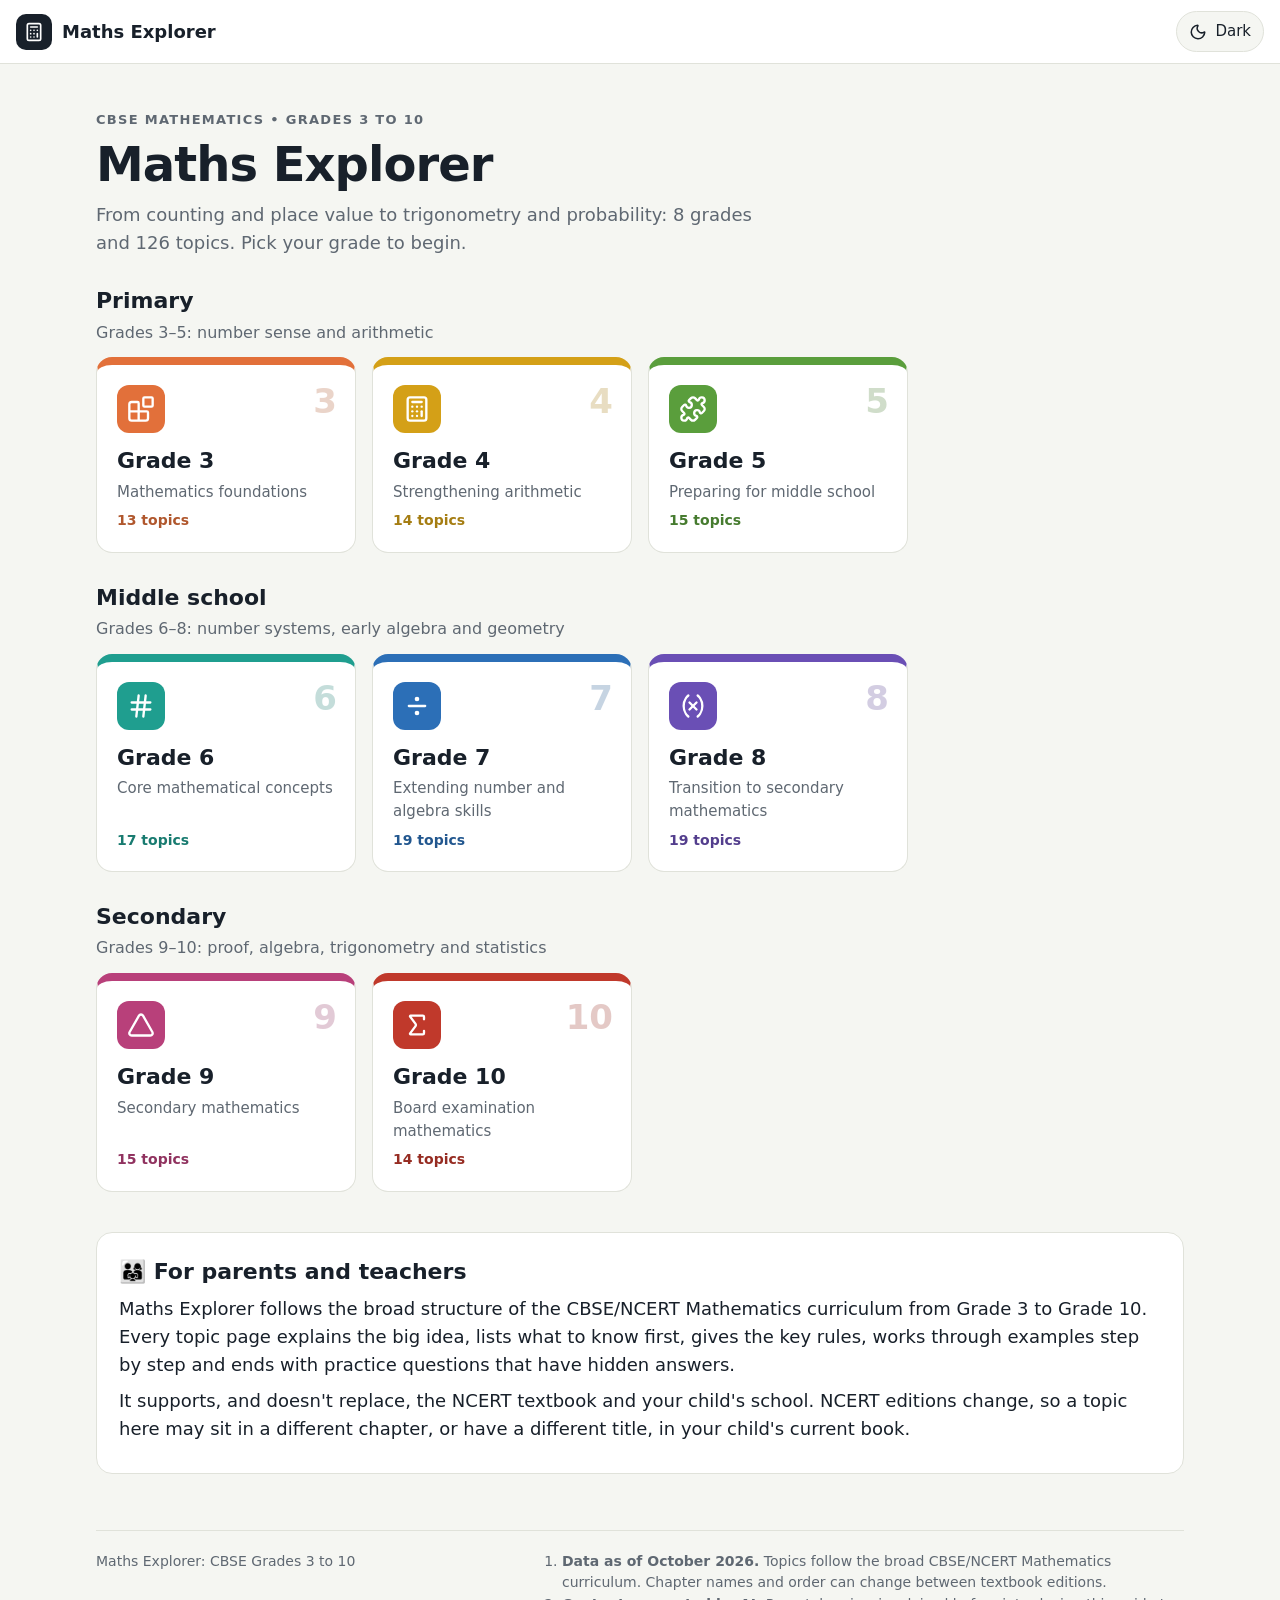
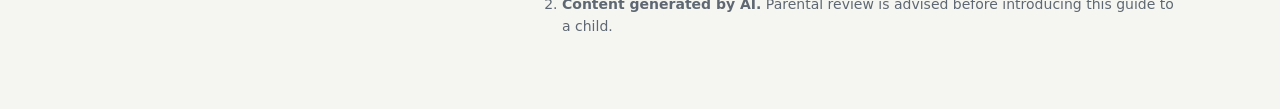
<file: maths/index.html>
<!doctype html>
<html lang="en-IN">
 <head>
  <meta charset="utf-8">
  <meta name="viewport" content="width=device-width, initial-scale=1">
  <meta name="color-scheme" content="light dark">
  <script>try { var t = localStorage.getItem('maths-explorer-theme'); if (t === 'light' || t === 'dark') document.documentElement.dataset.theme = t; } catch (e) {}</script>
  <title>Maths Explorer: CBSE Grades 3 to 10</title>
   <script type="module" crossorigin src="./assets/index-BFAGjfhF.js"></script>
   <link rel="stylesheet" crossorigin href="./assets/index-C674zpYG.css">
 </head>
 <body>
  <div id="root"></div>
 </body>
</html>
</file>
<file: maths/assets/index-C674zpYG.css>
:root{--ink:#18202a;--muted:#5f6872;--paper:#f5f6f2;--card:#fff;--line:#e0e2da;--good:#1e7a45;--bad:#b3261e;--grade:#2c5f9e;--on-ink:#fff;--good-bg:#e6f4ea;--bad-bg:#fbe9e7;--shadow:var(--shadow);--tint:#000;--lift:22%;--lightningcss-light:initial;--lightningcss-dark: ;color-scheme:light;color:var(--ink);background:var(--paper);font-family:Inter,ui-sans-serif,system-ui,-apple-system,Segoe UI,sans-serif;font-size:18px;line-height:1.55}@media (prefers-color-scheme:dark){:root:not([data-theme=light]){--ink:#e8ebef;--muted:#a7afb9;--paper:#11151a;--card:#1a2027;--line:#2e363f;--good:#63cf8f;--bad:#ff8a80;--on-ink:#11151a;--good-bg:#63cf8f24;--bad-bg:#ff8a8024;--shadow:#0006;--tint:#fff;--lift:40%;--lightningcss-light: ;--lightningcss-dark:initial;color-scheme:dark}}:root[data-theme=dark]{--ink:#e8ebef;--muted:#a7afb9;--paper:#11151a;--card:#1a2027;--line:#2e363f;--good:#63cf8f;--bad:#ff8a80;--on-ink:#11151a;--good-bg:#63cf8f24;--bad-bg:#ff8a8024;--shadow:#0006;--tint:#fff;--lift:40%;--lightningcss-light: ;--lightningcss-dark:initial;color-scheme:dark}*{box-sizing:border-box}body{background:var(--paper);margin:0}a{color:inherit}*{--grade-text:color-mix(in srgb, var(--grade), var(--tint) var(--lift))}.top{justify-content:space-between}.themeToggle{border:1px solid var(--line);background:var(--paper);color:var(--ink);font:inherit;cursor:pointer;border-radius:999px;align-items:center;gap:8px;padding:8px 12px;font-size:15px;display:inline-flex}.themeToggle:hover{border-color:var(--muted)}a:focus-visible,button:focus-visible,summary:focus-visible{outline:3px solid var(--grade);outline-offset:3px;border-radius:6px}.top{z-index:10;background:var(--card);border-bottom:1px solid var(--line);align-items:center;height:64px;padding:0 16px;display:flex;position:sticky;top:0}.brand{align-items:center;gap:10px;text-decoration:none;display:flex}.brandMark{background:var(--ink);width:36px;height:36px;color:var(--on-ink);border-radius:10px;place-items:center;display:grid}.main{max-width:1120px;margin:auto;padding:32px 16px}.hero{padding:8px 0 28px}.hero h1{letter-spacing:-.02em;margin:6px 0 10px;font-size:clamp(32px,6vw,48px);line-height:1.1}.hero p{color:var(--muted);max-width:680px;margin:0}.kicker{letter-spacing:.1em;text-transform:uppercase;color:var(--muted);font-size:13px;font-weight:700}.gradeHero h1{color:var(--grade-text)}.back{color:var(--muted);align-items:center;gap:6px;margin-bottom:16px;font-size:15px;text-decoration:none;display:inline-flex}.stage{margin-bottom:28px}.stage h2{margin:0;font-size:22px}.stageNote{color:var(--muted);margin:2px 0 12px;font-size:16px}.gradeGrid{grid-template-columns:repeat(auto-fill,minmax(240px,1fr));gap:16px;display:grid}.gradeTile{background:var(--card);border:1px solid var(--line);border-top:8px solid var(--grade);border-radius:16px;flex-direction:column;gap:6px;min-height:180px;padding:20px;text-decoration:none;transition:transform .15s,box-shadow .15s;display:flex;position:relative}.gradeTile:hover{box-shadow:0 8px 20px var(--shadow);transform:translateY(-3px)}.gradeNo{color:var(--grade-text);opacity:.25;font-size:34px;font-weight:800;position:absolute;top:10px;right:18px}.gradeIcon{color:#fff;background:var(--grade);border-radius:12px;place-items:center;width:48px;height:48px;display:grid}.gradeTile h3{margin:8px 0 0;font-size:22px;line-height:1.25}.gradeSub{color:var(--muted);font-size:15px}.gradeCount{color:var(--grade-text);margin-top:auto;font-size:14px;font-weight:700}.topicGrid{grid-template-columns:repeat(auto-fill,minmax(260px,1fr));gap:14px;display:grid}.topicTile{background:var(--card);border:1px solid var(--line);border-left:6px solid var(--grade);border-radius:14px;flex-direction:column;gap:6px;padding:16px 18px;text-decoration:none;display:flex}.topicTile:hover{box-shadow:0 6px 16px var(--shadow)}.topicTile h3{margin:0;font-size:18px;line-height:1.3}.topicTile .covers{color:var(--muted);margin:0;font-size:15px}.topicNo{color:var(--grade-text);font-size:13px;font-weight:800}.topicPage h1{color:var(--grade-text);margin:6px 0 12px;font-size:clamp(28px,5vw,42px);line-height:1.15}.topicHead .covers{color:var(--muted);margin:0 0 8px}.summary{margin:0 0 16px;font-size:20px}.jump{flex-wrap:wrap;gap:8px;margin:8px 0 12px;display:flex}.jump a{background:var(--card);border:1px solid var(--line);border-radius:99px;padding:4px 10px;font-size:14px;text-decoration:none}.topicSection{border-top:1px solid var(--line);padding:22px 0}.topicSection>:not(.sectionHead){margin-left:50px}.sectionHead{gap:16px;margin-bottom:12px;display:flex}.topicSection h2{margin:0;font-size:24px}.sectionNo{color:#fff;background:var(--grade);border-radius:50%;flex:none;place-items:center;width:34px;height:34px;font-weight:800;display:grid}.question{color:var(--muted);margin:4px 0 0}.placeholder{color:var(--muted);font-style:italic}.inlineLink{color:var(--grade-text);font-weight:600}.bullets{margin:0;padding-left:22px}.bullets li{margin-bottom:6px}.cards{grid-template-columns:repeat(auto-fill,minmax(260px,1fr));gap:12px;display:grid}.card{background:var(--card);border:1px solid var(--line);border-radius:14px;padding:16px 18px}.card h3{margin:0 0 6px;font-size:18px}.card p{margin:0 0 6px}.ruleText{background:var(--paper);border-left:4px solid var(--grade);border-radius:10px;padding:8px 12px;font-weight:700;overflow-x:auto}.mistake .wrong{color:var(--bad)}.mistake .right{color:var(--good)}.fact{align-items:flex-start;gap:10px;display:flex}.fact svg{color:var(--grade-text);flex:none;margin-top:4px}.examples{gap:14px;display:grid}.example{background:var(--card);border:1px solid var(--line);border-left:6px solid var(--grade);border-radius:14px;padding:18px 20px;overflow-x:auto}.example h3{margin:0 0 8px;font-size:19px}.exampleNo{letter-spacing:.08em;text-transform:uppercase;color:var(--grade-text);font-size:13px;display:block}.exampleQ{margin:0 0 8px;font-weight:600}.working{margin:0 0 8px;padding-left:24px}.working li{margin-bottom:4px}.answer{margin:0}.check{color:var(--good);align-items:flex-start;gap:6px;margin:6px 0 0;display:flex}.check svg{flex:none;margin-top:4px}.diagramFrame{background:var(--card);border:1px solid var(--line);border-radius:14px;margin:0;padding:16px}.diagramFrame svg{width:100%;height:auto;display:block}.diagramFrame figcaption{color:var(--muted);margin-top:10px;font-size:16px}.dgInk{fill:var(--ink)}.dgMuted{fill:var(--muted)}.dgLine{stroke:var(--ink);fill:none}.dgFill{fill:var(--grade)}.dgSoft{fill:var(--grade);fill-opacity:.15;stroke:var(--grade)}.practice{gap:10px;margin:0;padding-left:24px;display:grid}.practice p{margin:0 0 4px}.reveals{flex-wrap:wrap;gap:8px 16px;display:flex}.reveals details{font-size:16px}.reveals summary{cursor:pointer;color:var(--grade-text);font-weight:700}.reveals details p{background:var(--card);border:1px solid var(--line);border-radius:8px;margin-top:4px;padding:6px 10px}.extra{border-top:1px solid var(--line);padding:22px 0}.extra h2{margin:0 0 12px;font-size:24px}.textbookNote{align-items:flex-start;gap:10px;display:flex}.textbookNote p{margin:0 0 6px}.textbookNote svg{color:var(--grade-text);flex:none;margin-top:4px}.think{background:var(--card);border:1px solid var(--line);border-left:6px solid var(--grade);border-radius:14px;gap:14px;margin:16px 0;padding:18px 20px;display:flex}.think svg{color:var(--grade-text);flex:none}.think h2{margin:0 0 4px;font-size:20px}.think p{margin:0}.quiz{gap:14px;display:grid}.quizQ{background:var(--card);border:1px solid var(--line);border-radius:14px;margin:0;padding:16px 18px}.quizQ legend{font-weight:700;display:contents}.quizNo{background:var(--grade);color:#fff;border-radius:50%;place-items:center;width:26px;height:26px;margin-right:8px;font-size:14px;display:inline-grid}.quizOptions{gap:8px;margin-top:10px;display:grid}.quizOption{text-align:left;font:inherit;border:1px solid var(--line);background:var(--paper);cursor:pointer;border-radius:10px;align-items:center;gap:8px;padding:10px 14px;display:flex}.quizOption:disabled{cursor:default;color:var(--ink)}.quizOption.right{border-color:var(--good);background:var(--good-bg)}.quizOption.wrong{border-color:var(--bad);background:var(--bad-bg)}.quizFeedback{margin:10px 0 0}.quizFeedback.right b{color:var(--good)}.quizFeedback.wrong b{color:var(--bad)}.glossary{gap:8px;margin:0;display:grid}.glossary div{background:var(--card);border:1px solid var(--line);border-radius:10px;padding:10px 14px}.glossary dt{font-weight:700}.glossary dd{margin:0}.related{flex-wrap:wrap;gap:8px;display:flex}.related a{background:var(--card);border:1px solid var(--line);border-left:4px solid var(--grade);border-radius:10px;align-items:center;gap:6px;padding:8px 12px;text-decoration:none;display:inline-flex}.pager{justify-content:space-between;gap:12px;margin-top:28px;display:flex}.pager a{background:var(--card);border:1px solid var(--line);border-radius:12px;align-items:center;gap:10px;max-width:48%;padding:12px 16px;text-decoration:none;display:flex}.pager small{color:var(--muted);font-size:13px;display:block}.pager .next{text-align:right;margin-left:auto}.parents{background:var(--card);border:1px solid var(--line);border-radius:16px;margin-top:40px;padding:22px}.parents h2{margin:0 0 6px;font-size:22px}.parents p{margin:0 0 8px}.siteFooter{border-top:1px solid var(--line);color:var(--muted);flex-wrap:wrap;justify-content:space-between;gap:12px;margin-top:56px;padding:20px 0 40px;font-size:14px;display:flex}.footNotes{max-width:640px;margin:0;padding-left:18px}@media (width<=600px){.topicSection>:not(.sectionHead){margin-left:0}.pager{flex-direction:column}.pager a{max-width:none}}@media (prefers-reduced-motion:reduce){.gradeTile{transition:none}.gradeTile:hover{transform:none}}
</file>
